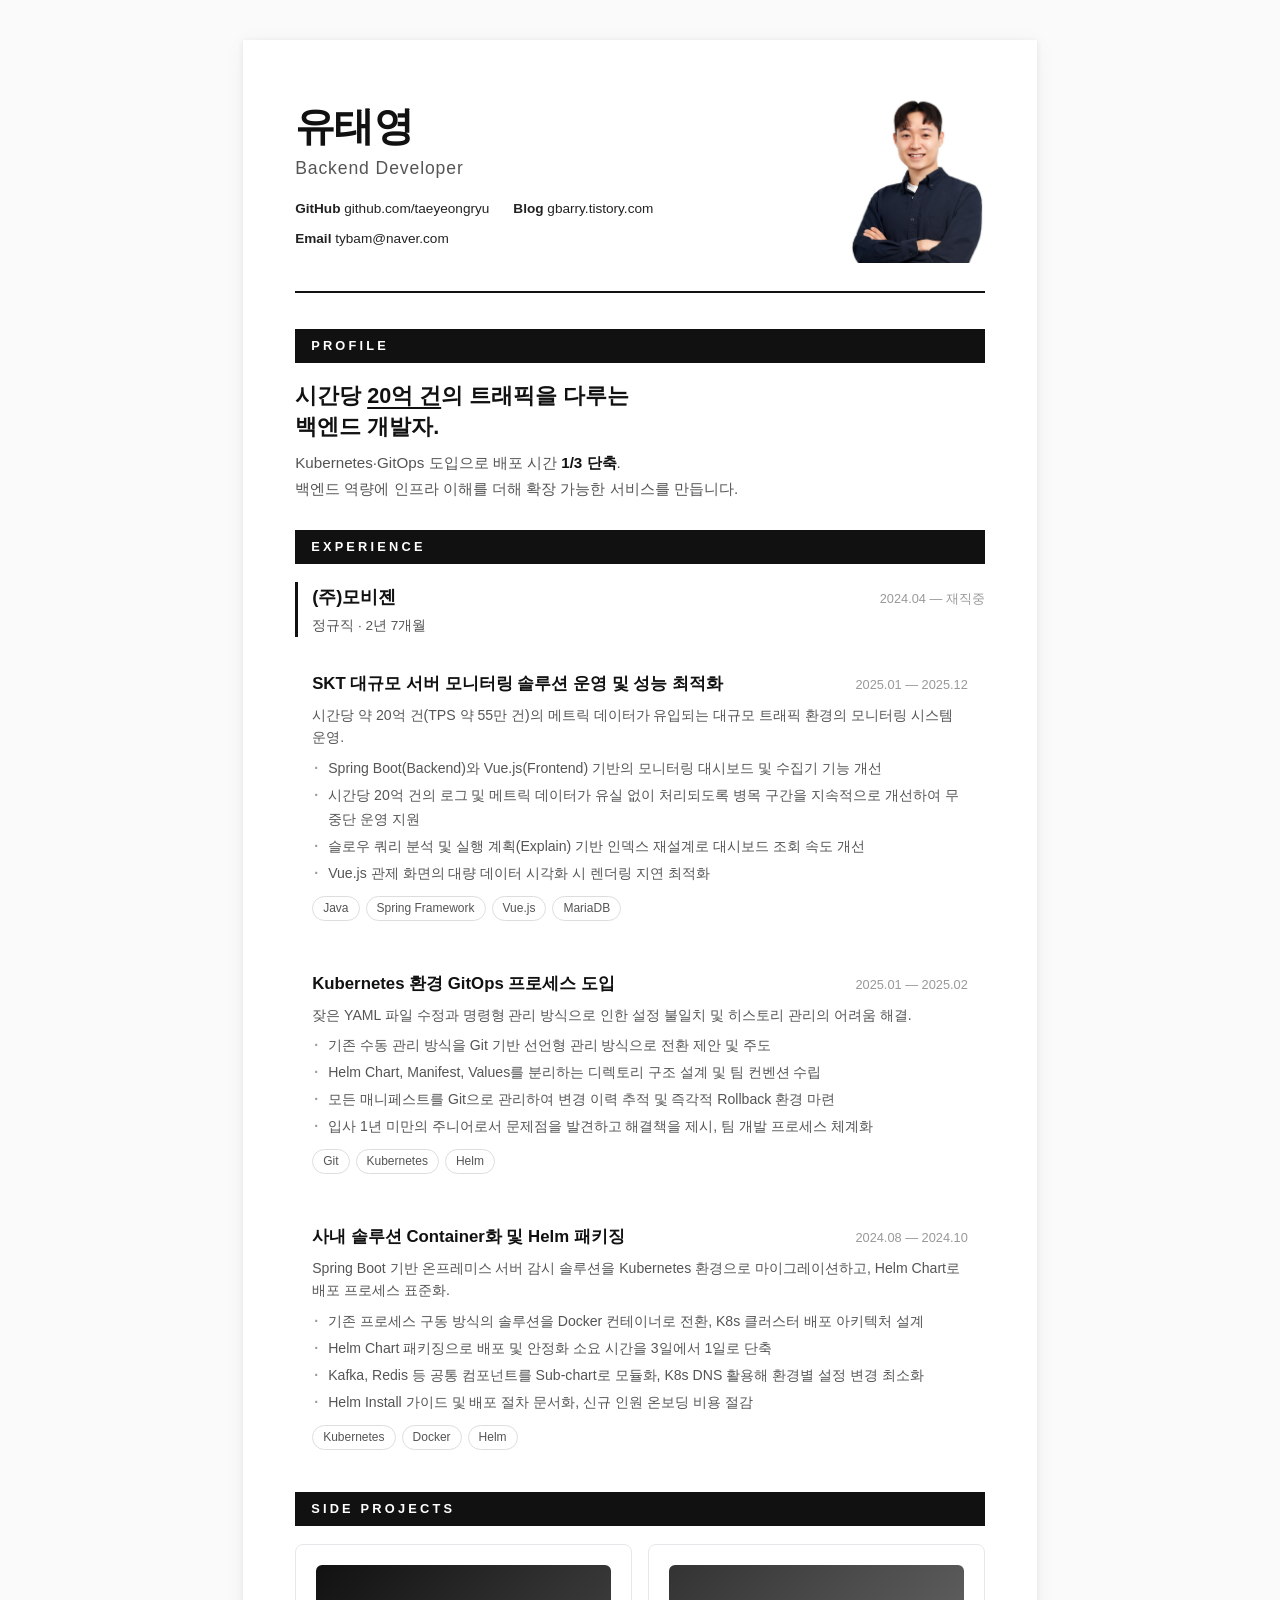
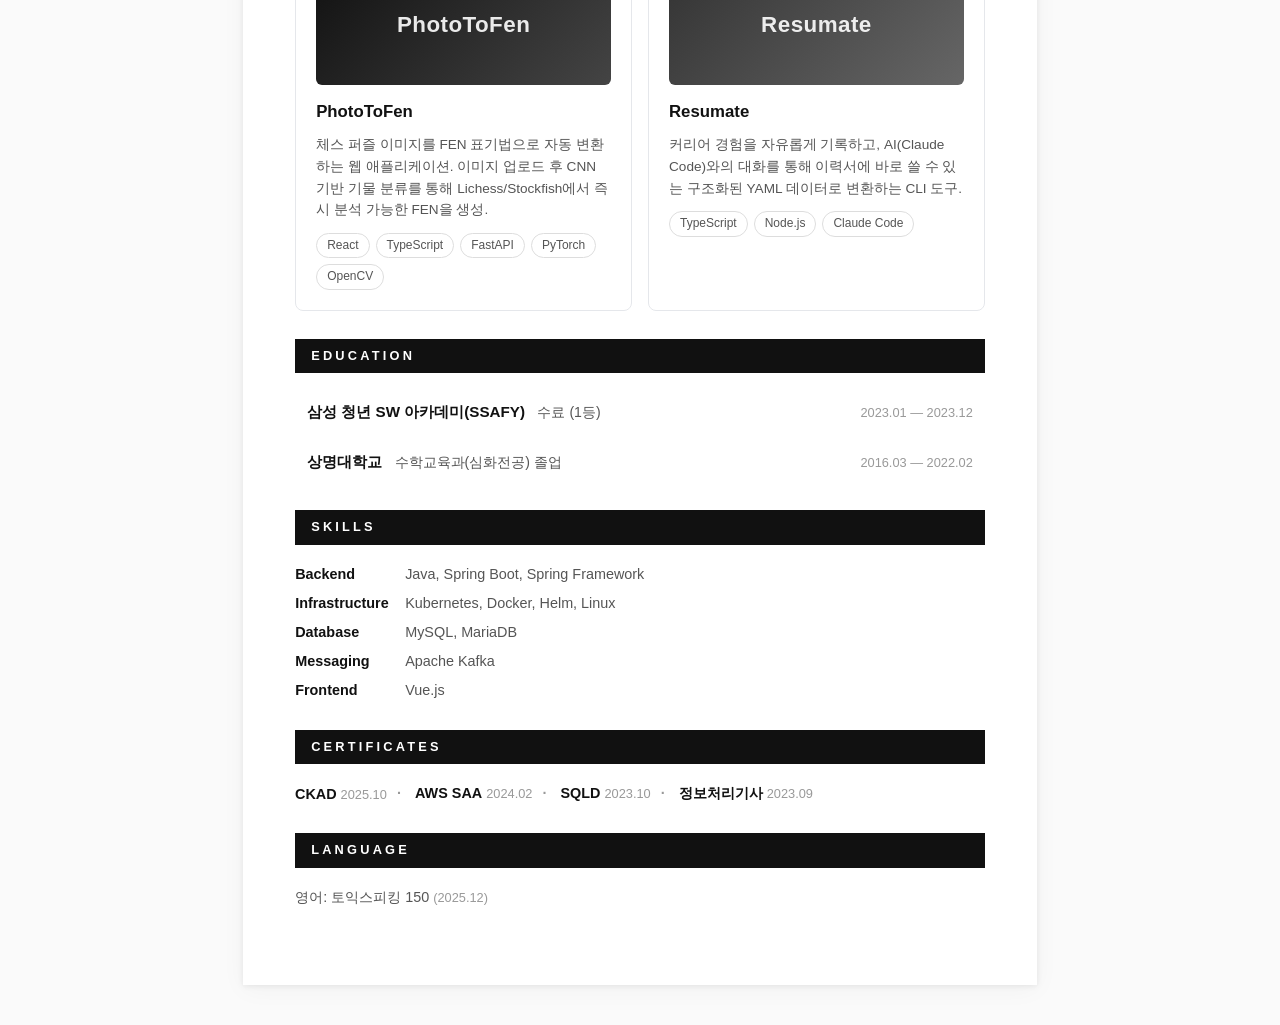
<file: resume/index.html>
<!DOCTYPE html>
<html lang="ko">
<head>
    <meta charset="UTF-8">
    <meta name="viewport" content="width=device-width, initial-scale=1.0">
    <title>유태영 — Backend Developer</title>
    <link rel="stylesheet" href="style.css">
</head>
<body>
    <div class="resume">
        <!-- Header -->
        <header class="header">
            <div class="header__text">
                <h1 class="header__name">유태영</h1>
                <p class="header__role">Backend Developer</p>
                <ul class="header__contact">
                    <li><strong>GitHub</strong> <a href="https://github.com/taeyeongryu" target="_blank" rel="noopener">github.com/taeyeongryu</a></li>
                    <li><strong>Blog</strong> <a href="https://gbarry.tistory.com" target="_blank" rel="noopener">gbarry.tistory.com</a></li>
                    <li><strong>Email</strong> <a href="mailto:tybam@naver.com">tybam@naver.com</a></li>
                </ul>
            </div>
            <img src="profile.jpg" alt="유태영 프로필 사진" class="header__photo">
        </header>

        <!-- Profile -->
        <section class="section">
            <h2 class="section__title">Profile</h2>
            <p class="profile__headline">시간당 <strong>20억 건</strong>의 트래픽을 다루는<br>백엔드 개발자.</p>
            <p class="profile__sub">Kubernetes·GitOps 도입으로 배포 시간 <strong>1/3 단축</strong>.<br>백엔드 역량에 인프라 이해를 더해 확장 가능한 서비스를 만듭니다.</p>
        </section>

        <!-- Experience -->
        <section class="section">
            <h2 class="section__title">Experience</h2>

            <div class="company">
                <div class="company__header">
                    <div class="company__info">
                        <h3 class="company__name">(주)모비젠</h3>
                        <span class="company__position">정규직 · <span id="career-duration"></span></span>
                    </div>
                    <span class="company__date">2024.04 — 재직중</span>
                </div>

                <!-- Project 1 -->
                <div class="project">
                    <div class="project__header">
                        <h4 class="project__title">SKT 대규모 서버 모니터링 솔루션 운영 및 성능 최적화</h4>
                        <span class="project__date">2025.01 — 2025.12</span>
                    </div>
                    <p class="project__desc">시간당 약 20억 건(TPS 약 55만 건)의 메트릭 데이터가 유입되는 대규모 트래픽 환경의 모니터링 시스템 운영.</p>
                    <ul class="project__bullets">
                        <li>Spring Boot(Backend)와 Vue.js(Frontend) 기반의 모니터링 대시보드 및 수집기 기능 개선</li>
                        <li>시간당 20억 건의 로그 및 메트릭 데이터가 유실 없이 처리되도록 병목 구간을 지속적으로 개선하여 무중단 운영 지원</li>
                        <li>슬로우 쿼리 분석 및 실행 계획(Explain) 기반 인덱스 재설계로 대시보드 조회 속도 개선</li>
                        <li>Vue.js 관제 화면의 대량 데이터 시각화 시 렌더링 지연 최적화</li>
                    </ul>
                    <div class="project__tags">
                        <span class="tag">Java</span>
                        <span class="tag">Spring Framework</span>
                        <span class="tag">Vue.js</span>
                        <span class="tag">MariaDB</span>
                    </div>
                </div>

                <!-- Project 2 -->
                <div class="project">
                    <div class="project__header">
                        <h4 class="project__title">Kubernetes 환경 GitOps 프로세스 도입</h4>
                        <span class="project__date">2025.01 — 2025.02</span>
                    </div>
                    <p class="project__desc">잦은 YAML 파일 수정과 명령형 관리 방식으로 인한 설정 불일치 및 히스토리 관리의 어려움 해결.</p>
                    <ul class="project__bullets">
                        <li>기존 수동 관리 방식을 Git 기반 선언형 관리 방식으로 전환 제안 및 주도</li>
                        <li>Helm Chart, Manifest, Values를 분리하는 디렉토리 구조 설계 및 팀 컨벤션 수립</li>
                        <li>모든 매니페스트를 Git으로 관리하여 변경 이력 추적 및 즉각적 Rollback 환경 마련</li>
                        <li>입사 1년 미만의 주니어로서 문제점을 발견하고 해결책을 제시, 팀 개발 프로세스 체계화</li>
                    </ul>
                    <div class="project__tags">
                        <span class="tag">Git</span>
                        <span class="tag">Kubernetes</span>
                        <span class="tag">Helm</span>
                    </div>
                </div>

                <!-- Project 3 -->
                <div class="project">
                    <div class="project__header">
                        <h4 class="project__title">사내 솔루션 Container화 및 Helm 패키징</h4>
                        <span class="project__date">2024.08 — 2024.10</span>
                    </div>
                    <p class="project__desc">Spring Boot 기반 온프레미스 서버 감시 솔루션을 Kubernetes 환경으로 마이그레이션하고, Helm Chart로 배포 프로세스 표준화.</p>
                    <ul class="project__bullets">
                        <li>기존 프로세스 구동 방식의 솔루션을 Docker 컨테이너로 전환, K8s 클러스터 배포 아키텍처 설계</li>
                        <li>Helm Chart 패키징으로 배포 및 안정화 소요 시간을 3일에서 1일로 단축</li>
                        <li>Kafka, Redis 등 공통 컴포넌트를 Sub-chart로 모듈화, K8s DNS 활용해 환경별 설정 변경 최소화</li>
                        <li>Helm Install 가이드 및 배포 절차 문서화, 신규 인원 온보딩 비용 절감</li>
                    </ul>
                    <div class="project__tags">
                        <span class="tag">Kubernetes</span>
                        <span class="tag">Docker</span>
                        <span class="tag">Helm</span>
                    </div>
                </div>
            </div>
        </section>

        <!-- Side Projects -->
        <section class="section">
            <h2 class="section__title">Side Projects</h2>
            <div class="side-projects">
                <a href="https://github.com/taeyeongryu/phototofen" target="_blank" rel="noopener" class="side-project-card">
                    <div class="side-project-card__img side-project-card__img--1">PhotoToFen</div>
                    <h4 class="side-project-card__title">PhotoToFen</h4>
                    <p class="side-project-card__desc">체스 퍼즐 이미지를 FEN 표기법으로 자동 변환하는 웹 애플리케이션. 이미지 업로드 후 CNN 기반 기물 분류를 통해 Lichess/Stockfish에서 즉시 분석 가능한 FEN을 생성.</p>
                    <div class="project__tags">
                        <span class="tag">React</span>
                        <span class="tag">TypeScript</span>
                        <span class="tag">FastAPI</span>
                        <span class="tag">PyTorch</span>
                        <span class="tag">OpenCV</span>
                    </div>
                </a>
                <a href="https://github.com/taeyeongryu/resumate" target="_blank" rel="noopener" class="side-project-card">
                    <div class="side-project-card__img side-project-card__img--2">Resumate</div>
                    <h4 class="side-project-card__title">Resumate</h4>
                    <p class="side-project-card__desc">커리어 경험을 자유롭게 기록하고, AI(Claude Code)와의 대화를 통해 이력서에 바로 쓸 수 있는 구조화된 YAML 데이터로 변환하는 CLI 도구.</p>
                    <div class="project__tags">
                        <span class="tag">TypeScript</span>
                        <span class="tag">Node.js</span>
                        <span class="tag">Claude Code</span>
                    </div>
                </a>
            </div>
        </section>

        <!-- Education -->
        <section class="section">
            <h2 class="section__title">Education</h2>
            <div class="education__item">
                <div class="education__info">
                    <span class="education__name">삼성 청년 SW 아카데미(SSAFY)</span>
                    <span class="education__detail">수료 (1등)</span>
                </div>
                <span class="education__date">2023.01 — 2023.12</span>
            </div>
            <div class="education__item">
                <div class="education__info">
                    <span class="education__name">상명대학교</span>
                    <span class="education__detail">수학교육과(심화전공) 졸업</span>
                </div>
                <span class="education__date">2016.03 — 2022.02</span>
            </div>
        </section>

        <!-- Skills -->
        <section class="section">
            <h2 class="section__title">Skills</h2>
            <div class="skills">
                <div class="skills__row">
                    <span class="skills__category">Backend</span>
                    <span class="skills__items">Java, Spring Boot, Spring Framework</span>
                </div>
                <div class="skills__row">
                    <span class="skills__category">Infrastructure</span>
                    <span class="skills__items">Kubernetes, Docker, Helm, Linux</span>
                </div>
                <div class="skills__row">
                    <span class="skills__category">Database</span>
                    <span class="skills__items">MySQL, MariaDB</span>
                </div>
                <div class="skills__row">
                    <span class="skills__category">Messaging</span>
                    <span class="skills__items">Apache Kafka</span>
                </div>
                <div class="skills__row">
                    <span class="skills__category">Frontend</span>
                    <span class="skills__items">Vue.js</span>
                </div>
            </div>
        </section>

        <!-- Certificates -->
        <section class="section">
            <h2 class="section__title">Certificates</h2>
            <ul class="certs">
                <li class="certs__item">CKAD <span class="certs__date">2025.10</span></li>
                <li class="certs__item">AWS SAA <span class="certs__date">2024.02</span></li>
                <li class="certs__item">SQLD <span class="certs__date">2023.10</span></li>
                <li class="certs__item">정보처리기사 <span class="certs__date">2023.09</span></li>
            </ul>
        </section>

        <!-- Language -->
        <section class="section">
            <h2 class="section__title">Language</h2>
            <p class="language__text">영어: 토익스피킹 150 <span class="language__date">(2025.12)</span></p>
        </section>
    </div>

    <script>
    (function() {
        // Career duration
        const start = new Date(2024, 3, 22);
        const now = new Date();
        let months = (now.getFullYear() - start.getFullYear()) * 12 + (now.getMonth() - start.getMonth());
        if (now.getDate() < start.getDate()) months--;
        const y = Math.floor(months / 12);
        const m = months % 12;
        const text = (y > 0 ? y + '년 ' : '') + m + '개월';
        document.getElementById('career-duration').textContent = text;

        // Scroll animation
        const observer = new IntersectionObserver(function(entries) {
            entries.forEach(function(entry) {
                if (entry.isIntersecting) {
                    entry.target.classList.add('visible');
                    observer.unobserve(entry.target);
                }
            });
        }, { threshold: 0.15 });

        document.querySelectorAll('.section').forEach(function(el) {
            observer.observe(el);
        });
    })();
    </script>
</body>
</html>
</file>
<file: resume/style.css>
/* ============================================================
   Resume — Strong Typography + Accent Color
   ============================================================ */

/* --- Reset & Base --- */
*,
*::before,
*::after {
    margin: 0;
    padding: 0;
    box-sizing: border-box;
}

:root {
    --navy: #111111;
    --blue: #555555;
    --gray-700: #222222;
    --gray-600: #555555;
    --gray-400: #999999;
    --white: #ffffff;
    --bg: #fafafa;
    --accent: #111111;
}

body {
    font-family: 'Pretendard', -apple-system, BlinkMacSystemFont, 'Segoe UI', Roboto, sans-serif;
    background: var(--bg);
    color: var(--gray-700);
    line-height: 1.6;
    -webkit-font-smoothing: antialiased;
}

a {
    color: var(--gray-700);
    text-decoration: none;
}

a:hover {
    text-decoration: underline;
}

/* --- Scroll Animation --- */
@keyframes fadeSlideUp {
    from {
        opacity: 0;
        transform: translateY(24px);
    }
    to {
        opacity: 1;
        transform: translateY(0);
    }
}

.section {
    opacity: 0;
}

.section.visible {
    animation: fadeSlideUp 0.5s ease-out forwards;
}

.section:nth-child(2) { animation-delay: 0s; }
.section:nth-child(3) { animation-delay: 0.07s; }
.section:nth-child(4) { animation-delay: 0.14s; }
.section:nth-child(5) { animation-delay: 0.21s; }

/* --- Resume Container --- */
.resume {
    max-width: 210mm;
    margin: 40px auto;
    background: var(--white);
    padding: 48px 52px;
    box-shadow: 0 1px 6px rgba(0, 0, 0, 0.08), 0 4px 24px rgba(0, 0, 0, 0.04);
}

/* --- Header --- */
.header {
    display: flex;
    align-items: center;
    justify-content: space-between;
    gap: 32px;
    margin-bottom: 36px;
    padding-bottom: 28px;
    border-bottom: 2px solid var(--navy);
}

.header__text {
    flex: 1;
}

.header__photo {
    width: 140px;
    height: 175px;
    object-fit: cover;
    object-position: top;
    border-radius: 6px;
    flex-shrink: 0;
    transition: transform 0.3s ease, box-shadow 0.3s ease;
}

.header__photo:hover {
    transform: scale(1.03);
    box-shadow: 0 4px 16px rgba(0, 0, 0, 0.12);
}

.header__name {
    font-size: 2.5rem;
    font-weight: 800;
    color: var(--navy);
    letter-spacing: -0.02em;
    line-height: 1.2;
}

.header__role {
    font-size: 1.1rem;
    font-weight: 400;
    color: var(--gray-600);
    margin-top: 4px;
    letter-spacing: 0.05em;
}

.header__contact {
    list-style: none;
    display: flex;
    flex-wrap: wrap;
    gap: 8px 24px;
    margin-top: 16px;
    font-size: 0.85rem;
}

/* --- Section Title (Banner Style) --- */
.section {
    margin-bottom: 28px;
}

.section__title {
    background: var(--navy);
    color: var(--white);
    font-size: 0.8rem;
    font-weight: 700;
    text-transform: uppercase;
    letter-spacing: 0.25em;
    padding: 7px 16px;
    margin-bottom: 18px;
}

/* --- Profile --- */
.profile__headline {
    font-size: 1.35rem;
    font-weight: 700;
    color: var(--navy);
    line-height: 1.4;
    margin-bottom: 8px;
}

.profile__headline strong {
    color: var(--navy);
    text-decoration: underline;
    text-decoration-thickness: 2px;
    text-underline-offset: 4px;
}

.profile__sub {
    font-size: 0.95rem;
    color: var(--gray-600);
    line-height: 1.7;
}

.profile__sub strong {
    color: var(--navy);
    font-weight: 600;
}

/* --- Company --- */
.company {
    padding-left: 0;
}

.company__header {
    display: flex;
    justify-content: space-between;
    align-items: baseline;
    padding-left: 14px;
    border-left: 3px solid var(--navy);
    margin-bottom: 20px;
    transition: border-left-width 0.2s ease;
}

.company__header:hover {
    border-left-width: 5px;
}

.company__name {
    font-size: 1.15rem;
    font-weight: 700;
    color: var(--navy);
}

.company__position {
    font-size: 0.85rem;
    color: var(--gray-600);
    margin-top: 2px;
}

.company__date {
    font-size: 0.8rem;
    color: var(--gray-400);
    white-space: nowrap;
    flex-shrink: 0;
}

/* --- Project --- */
.project {
    margin-bottom: 22px;
    padding: 14px 17px;
    border-radius: 6px;
    transition: background 0.25s ease, box-shadow 0.25s ease;
}

.project:hover {
    background: #f8fafc;
    box-shadow: 0 2px 8px rgba(0, 0, 0, 0.06);
}

.project:last-child {
    margin-bottom: 0;
}

.project__header {
    display: flex;
    justify-content: space-between;
    align-items: baseline;
    margin-bottom: 6px;
    gap: 12px;
}

.project__title {
    font-size: 1.05rem;
    font-weight: 600;
    color: var(--navy);
}

.project__date {
    font-size: 0.8rem;
    color: var(--gray-400);
    white-space: nowrap;
    flex-shrink: 0;
}

.project__desc {
    font-size: 0.88rem;
    color: var(--gray-600);
    margin-bottom: 8px;
    line-height: 1.6;
}

.project__bullets {
    list-style: none;
    padding: 0;
    margin-bottom: 10px;
}

.project__bullets li {
    position: relative;
    padding-left: 16px;
    font-size: 0.88rem;
    color: var(--gray-600);
    line-height: 1.7;
    margin-bottom: 3px;
}

.project__bullets li::before {
    content: '·';
    position: absolute;
    left: 2px;
    font-weight: 700;
    color: var(--gray-400);
}

/* --- Tags --- */
.project__tags {
    display: flex;
    flex-wrap: wrap;
    gap: 6px;
    margin-top: 8px;
}

.tag {
    font-size: 0.75rem;
    color: var(--gray-600);
    border: 1px solid #ddd;
    border-radius: 999px;
    padding: 2px 10px;
    line-height: 1.6;
    white-space: nowrap;
    transition: background 0.2s ease, color 0.2s ease, border-color 0.2s ease;
}

.tag:hover {
    background: var(--navy);
    color: var(--white);
    border-color: var(--navy);
}

/* --- Side Projects --- */
.side-projects {
    display: grid;
    grid-template-columns: repeat(2, 1fr);
    gap: 16px;
}

.side-project-card {
    display: block;
    text-decoration: none;
    color: inherit;
    border: 1px solid #e5e7eb;
    border-radius: 8px;
    padding: 20px;
    transition: border-color 0.25s ease, box-shadow 0.25s ease, transform 0.25s ease;
}

.side-project-card:hover {
    text-decoration: none;
    border-color: var(--navy);
    box-shadow: 0 4px 16px rgba(0, 0, 0, 0.08);
    transform: translateY(-2px);
}

.side-project-card__img {
    height: 120px;
    border-radius: 6px;
    margin-bottom: 14px;
    display: flex;
    align-items: center;
    justify-content: center;
    font-size: 1.4rem;
    font-weight: 800;
    color: rgba(255, 255, 255, 0.9);
    letter-spacing: 0.02em;
}

.side-project-card__img--1 {
    background: linear-gradient(135deg, #111, #444);
}

.side-project-card__img--2 {
    background: linear-gradient(135deg, #333, #666);
}

.side-project-card__title {
    font-size: 1.05rem;
    font-weight: 700;
    color: var(--navy);
    margin-bottom: 8px;
}

.side-project-card:hover .side-project-card__title {
    color: var(--navy);
}

.side-project-card__desc {
    font-size: 0.85rem;
    color: var(--gray-600);
    line-height: 1.6;
    margin-bottom: 12px;
}

/* --- Education --- */
.education__item {
    display: flex;
    justify-content: space-between;
    align-items: baseline;
    margin-bottom: 8px;
    padding: 8px 12px;
    border-radius: 6px;
    transition: background 0.2s ease;
}

.education__item:hover {
    background: #f8fafc;
}

.education__name {
    font-size: 0.95rem;
    font-weight: 600;
    color: var(--navy);
}

.education__detail {
    font-size: 0.88rem;
    color: var(--gray-600);
    margin-left: 8px;
}

.education__date {
    font-size: 0.8rem;
    color: var(--gray-400);
    white-space: nowrap;
    flex-shrink: 0;
}

/* --- Skills --- */
.skills__row {
    display: flex;
    align-items: baseline;
    margin-bottom: 6px;
    font-size: 0.9rem;
}

.skills__category {
    font-weight: 700;
    color: var(--navy);
    min-width: 110px;
    flex-shrink: 0;
}

.skills__items {
    color: var(--gray-600);
}

/* --- Certificates --- */
.certs {
    list-style: none;
    display: flex;
    flex-wrap: wrap;
    gap: 4px 0;
}

.certs__item {
    font-size: 0.9rem;
    color: var(--navy);
    font-weight: 600;
    display: flex;
    align-items: baseline;
    gap: 4px;
}

.certs__item + .certs__item::before {
    content: '·';
    font-weight: 700;
    color: var(--gray-400);
    margin: 0 10px;
}

.certs__date {
    font-size: 0.8rem;
    font-weight: 400;
    color: var(--gray-400);
}

/* --- Language --- */
.language__text {
    font-size: 0.9rem;
    color: var(--gray-600);
}

.language__date {
    font-size: 0.8rem;
    color: var(--gray-400);
}

/* ============================================================
   Responsive (< 600px)
   ============================================================ */
@media (max-width: 600px) {
    .resume {
        margin: 0;
        padding: 24px 20px;
        box-shadow: none;
    }

    .header {
        flex-direction: column-reverse;
        text-align: center;
        gap: 16px;
    }

    .header__name {
        font-size: 2rem;
    }

    .header__photo {
        width: 120px;
        height: 150px;
    }

    .header__contact {
        flex-direction: column;
        align-items: center;
        gap: 4px;
    }

    .company__header {
        flex-direction: column;
        gap: 2px;
    }

    .project__header {
        flex-direction: column;
        gap: 2px;
    }

    .side-projects {
        grid-template-columns: 1fr;
    }

    .education__item {
        flex-direction: column;
        gap: 2px;
    }

    .skills__row {
        flex-direction: column;
        gap: 2px;
        margin-bottom: 10px;
    }

    .skills__category {
        min-width: auto;
    }

    .certs {
        flex-direction: column;
        gap: 6px;
    }

    .certs__item + .certs__item::before {
        display: none;
    }
}

/* ============================================================
   Print Styles
   ============================================================ */
@media print {
    .section {
        opacity: 1 !important;
        animation: none !important;
    }

    body {
        background: none;
    }

    .resume {
        max-width: none;
        margin: 0;
        padding: 0;
        box-shadow: none;
    }

    .header__photo {
        width: 80px;
        height: 80px;
    }

    .section__title {
        background: none;
        color: var(--navy);
        border-bottom: 2px solid var(--navy);
        padding: 0 0 4px 0;
    }

    .tag {
        border-color: var(--gray-400);
        color: var(--gray-700);
    }

    a {
        color: var(--gray-700);
    }

    @page {
        size: A4;
        margin: 15mm 12mm;
    }
}
</file>
